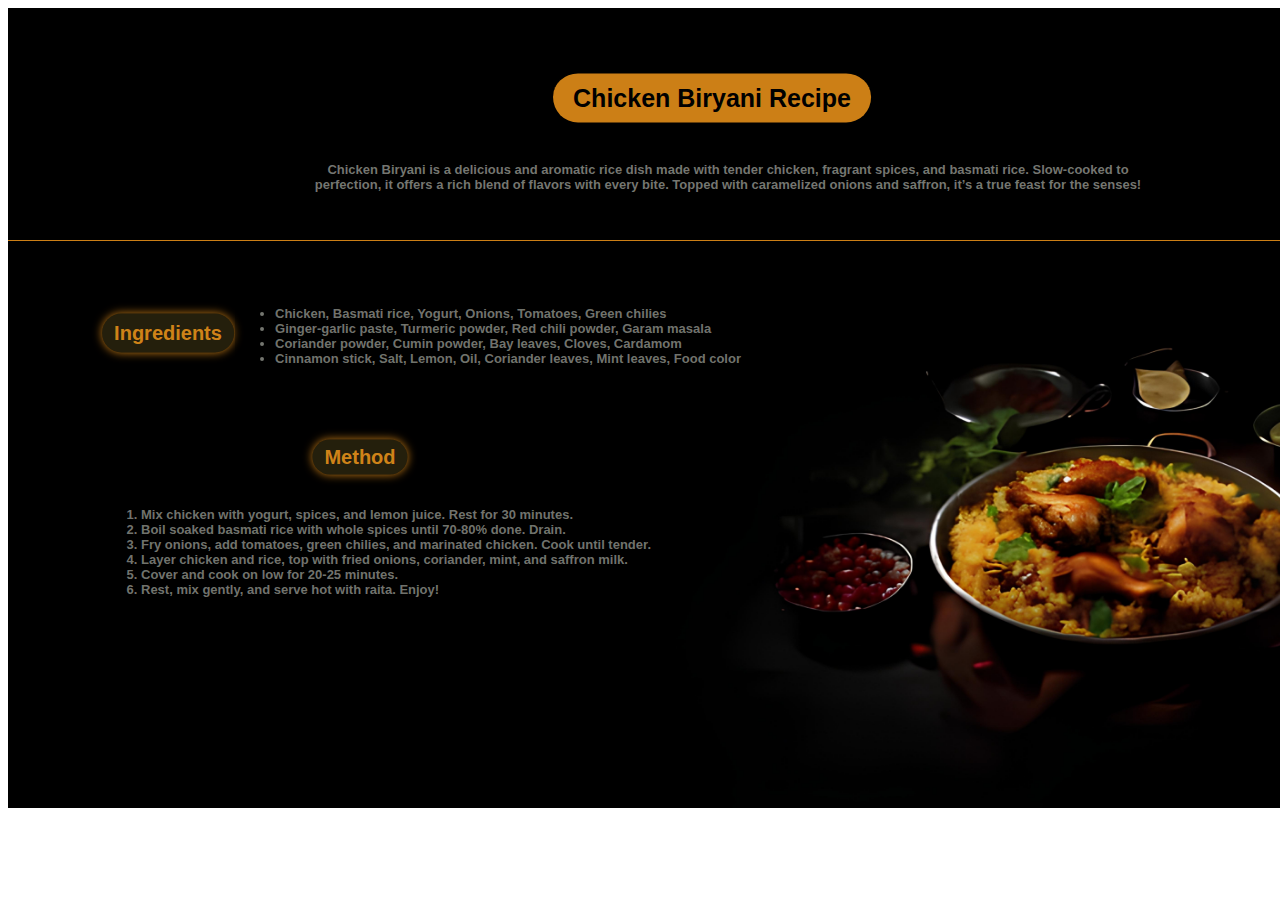
<file: Web Dev 1/Chapter 1/index.html>
<!DOCTYPE html>
<html lang="en">
<head>
    <meta charset="UTF-8">
    <meta name="viewport" content="width=device-width, initial-scale=1.0">
    <title>Chicken Biryani</title>
    <link rel="stylesheet" href="style.css">
</head>
<body>

    <div class="container">
        <img src="112.jpg" alt="Chicken Biryani">
        <h1 class="text-overlay">Chicken Biryani Recipe</h1>
        <p class="text-overlay1">Chicken Biryani is a delicious and aromatic rice dish made with tender chicken, fragrant spices, and basmati rice. Slow-cooked to perfection, it offers a rich blend of flavors with every bite. Topped with caramelized onions and saffron, it’s a true feast for the senses!</p>
        <div class="horizontal-line"></div>
        <h2 class="text-overlay2">Ingredients</h2>
        <div class="text-overlay3">
            <ul>
            <li>Chicken, Basmati rice, Yogurt, Onions, Tomatoes, Green chilies</li> 
            <li>Ginger-garlic paste, Turmeric powder, Red chili powder, Garam masala</li>
            <li>Coriander powder, Cumin powder, Bay leaves, Cloves, Cardamom</li>
            <li>Cinnamon stick, Salt, Lemon, Oil, Coriander leaves, Mint leaves, Food color</li>
            </ul>
        </div>
        <h2 class="text-overlay4">Method</h2>
        <div class="text-overlay5">
            <ol>
            <li>Mix chicken with yogurt, spices, and lemon juice. Rest for 30 minutes.</li>
            <li>Boil soaked basmati rice with whole spices until 70-80% done. Drain.</li>
            <li>Fry onions, add tomatoes, green chilies, and marinated chicken. Cook until tender.</li>
            <li>Layer chicken and rice, top with fried onions, coriander, mint, and saffron milk.</li>
            <li>Cover and cook on low for 20-25 minutes.</li>
            <li>Rest, mix gently, and serve hot with raita. Enjoy!</li>
            </ol>
        </div>
        </div>
</body>
</html>
</file>
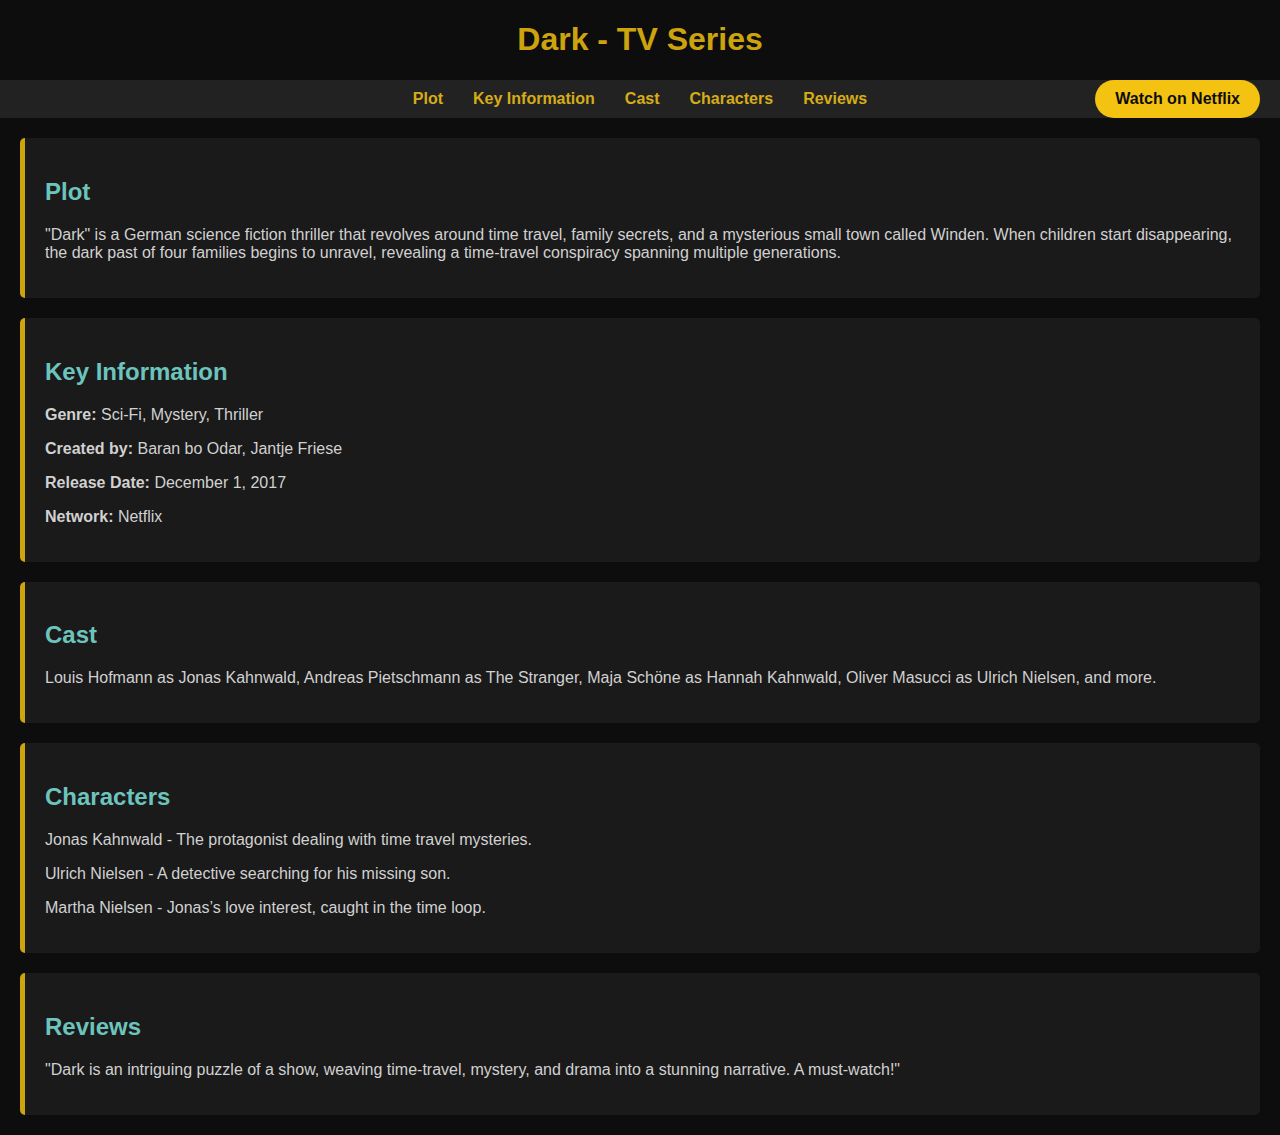
<file: Web Dev 1/Chapter 2/index.html>
<!DOCTYPE html>
<html lang="en">
<head>
    <meta charset="UTF-8">
    <meta name="viewport" content="width=device-width, initial-scale=1.0">
    <title>Dark - TV Series</title>
    <link rel="stylesheet" href="style.css">
</head>
<body>

    <!-- Main Content -->
    <header>
        <h1>Dark - TV Series</h1>
    </header>

    <!-- Navigation Bar -->
    <nav>
        <ul>
            <li><a href="Pages/plot.html">Plot</a></li>
            <li><a href="Pages/info.html">Key Information</a></li>
            <li><a href="Pages/cast.html">Cast</a></li>
            <li><a href="Pages/characters.html">Characters</a></li>
            <li><a href="Pages/reviews.html">Reviews</a></li>
        </ul>
        <div class="button-container">
            <a href="https://www.netflix.com/title/80100172" target="_blank" class="button">Watch on Netflix</a>
        </div>
    </nav>
    
    <!-- Plot Description -->
    <section id="plot">
        <h2>Plot</h2>
        <p>"Dark" is a German science fiction thriller that revolves around time travel, family secrets, and a mysterious small town called Winden. When children start disappearing, the dark past of four families begins to unravel, revealing a time-travel conspiracy spanning multiple generations.</p>
    </section>
    <!-- Key information -->
    <section id="info">
        <h2>Key Information</h2>
        <p><strong>Genre:</strong> Sci-Fi, Mystery, Thriller</p>
        <p><strong>Created by:</strong> Baran bo Odar, Jantje Friese</p>
        <p><strong>Release Date:</strong> December 1, 2017</p>
        <p><strong>Network:</strong> Netflix</p>
    </section>
    <!-- Cast -->
    <section id="cast">
        <h2>Cast</h2>
        <p>Louis Hofmann as Jonas Kahnwald, Andreas Pietschmann as The Stranger, Maja Schöne as Hannah Kahnwald, Oliver Masucci as Ulrich Nielsen, and more.</p>
    </section>
    <!-- Characters Description -->
    <section id="characters">
        <h2>Characters</h2>
        <p>Jonas Kahnwald - The protagonist dealing with time travel mysteries.</p>
        <p>Ulrich Nielsen - A detective searching for his missing son.</p>
        <p>Martha Nielsen - Jonas’s love interest, caught in the time loop.</p>
    </section>
    <!-- Reviews -->
    <section id="reviews">
        <h2>Reviews</h2>
        <p>"Dark is an intriguing puzzle of a show, weaving time-travel, mystery, and drama into a stunning narrative. A must-watch!"</p>
    </section>

</body>
</html>
</file>
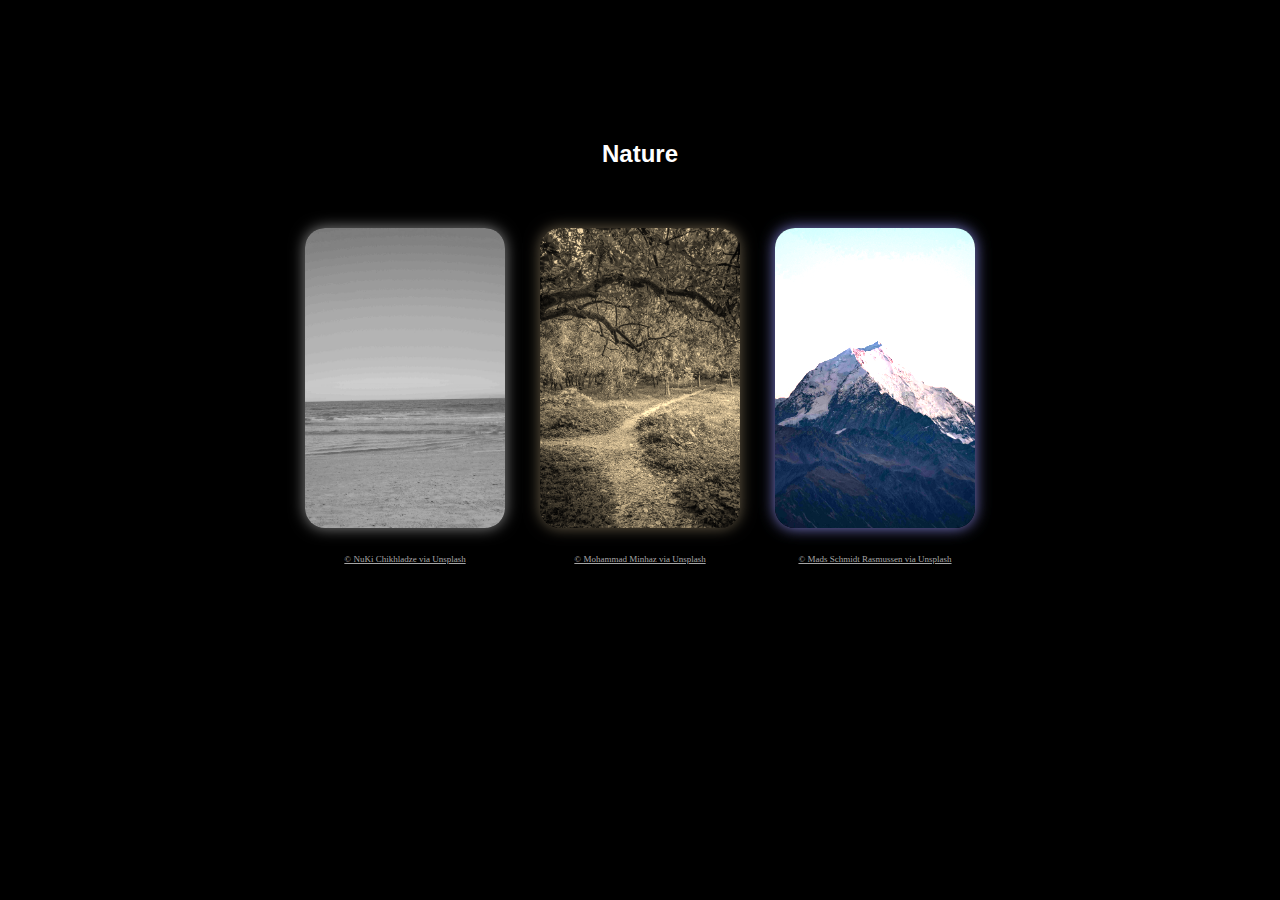
<file: Web Dev 1/Chapter 3/index.html>
<!DOCTYPE html>
<html lang="en">
<head>
    <meta charset="UTF-8">
    <meta name="viewport" content="width=device-width, initial-scale=1.0">
    <title>Document</title>
    <link rel="stylesheet" href="style.css"> <!-- Links CSS -->
</head>
<body> 
    <h2>Nature</h2> <!-- H2 Heading -->

    <!-- Beach Image -->
    <div class="row">

        <div class="column1"><!-- NuKi Chikhladze : Unsplash -->
            <img src="beach1.jpg" alt="Tropical beach with clear blue water" title="A serene tropical beach" width="300px" height="400px">
             <div class="link1">
                <a href="https://unsplash.com/photos/a-person-on-a-beach-with-a-surfboard-DRKNLAwOxuY"> &copy;  NuKi Chikhladze via Unsplash </a>
             </div>
        </div>
    <!-- Forest Image -->
        <div class="column2"><!--Mohammad Minhaz : Unsplash-->
            <img src="forest1.jpg" alt="Forest path with green trees" title="A peaceful forest path" width="300px" height="400px">
            <div class="link2">
                <a href="https://unsplash.com/photos/a-path-in-the-middle-of-a-lush-green-forest-kGE_o5wguYw"> &copy;  Mohammad Minhaz via Unsplash</a>
            </div>
            
        </div>
    <!-- Mountain Image -->
        <div class="column3"><!--Mads Schmidt Rasmussen : Unsplash -->
            <img src="mountain1.jpg" alt="Snow-capped mountain at sunset" title="A majestic mountain peak" width="300px" height="400px">
            <div class="link3">
                <a href="https://unsplash.com/photos/ice-capped-mountain-at-daytime-xfngap_DToE"> &copy;   Mads Schmidt Rasmussen via Unsplash</a>
            </div>
        </div>
    </div>
</body>
</html>
</file>
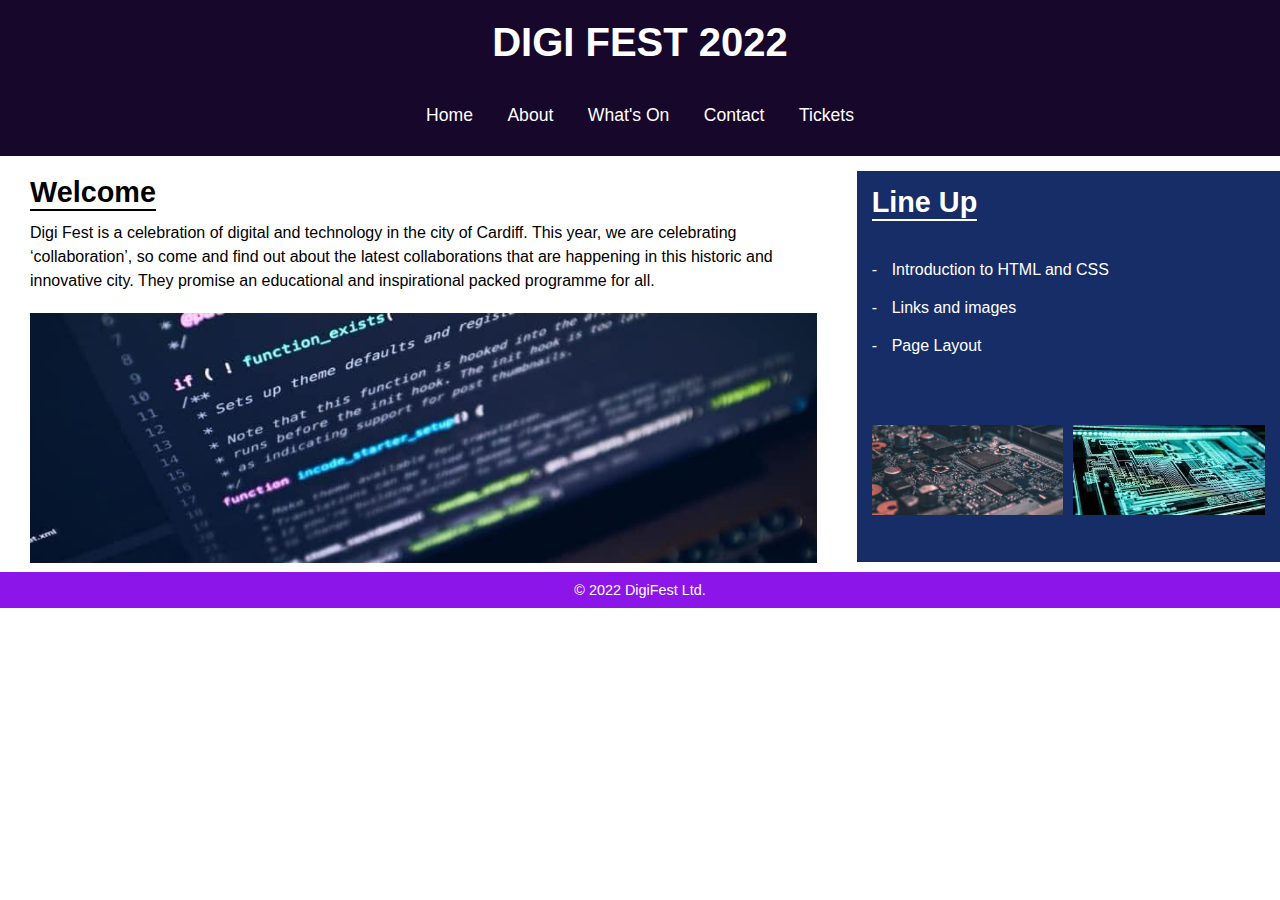
<file: Web Dev 1/Chapter 4/index.html>
<!DOCTYPE html>
<html lang="en">
<head>
    <meta charset="UTF-8">
    <meta name="viewport" content="width=device-width, initial-scale=1.0">
    <title>Digi Fest 2022</title>
    <link rel="stylesheet" href="style.css">
</head>
<body>
    <!-- Digi Fest Header -->
    <header>
        <h1>DIGI FEST 2022</h1>
    
    <!-- Nav Bar -->
        <nav>
            <ul>
                <li><a href="#">Home</a></li>
                <li><a href="#">About</a></li>
                <li><a href="#">What's On</a></li>
                <li><a href="#">Contact</a></li>
                <li><a href="#">Tickets</a></li>
            </ul>
        </nav>
    </header>

    <main>
    <!-- Section Heading, Description and Image -->
        <section class="welcome">
            <h2>Welcome</h2>
            <p>Digi Fest is a celebration of digital and technology in the city of Cardiff. This year, we are celebrating ‘collaboration’, so come and find out about the latest collaborations that are happening in this historic and innovative city. They promise an educational and inspirational packed programme for all.</p>
            <img src="trf.jpeg" alt="Welcome Image" class="welcome-image">
        </section>
    <!-- Aside Heading, List and Image -->
        <aside class="line-up">
            <h2>Line Up</h2>
            <ul>
                <li>Introduction to HTML and CSS</li>
                <li>Links and images</li>
                <li>Page Layout</li>
            </ul>
            <div class="image-gallery">
                <img src="mthrbd.jpeg" alt="Line Up Image 1" class="lineup-image">
                <img src="nnn.jpeg" alt="Line Up Image 2" class="lineup-image">
            </div>
        </aside>
    </main>
    <!-- Footer -->
    <footer>
        <p>© 2022 DigiFest Ltd.</p>
    </footer>
</body>
</html>
</file>
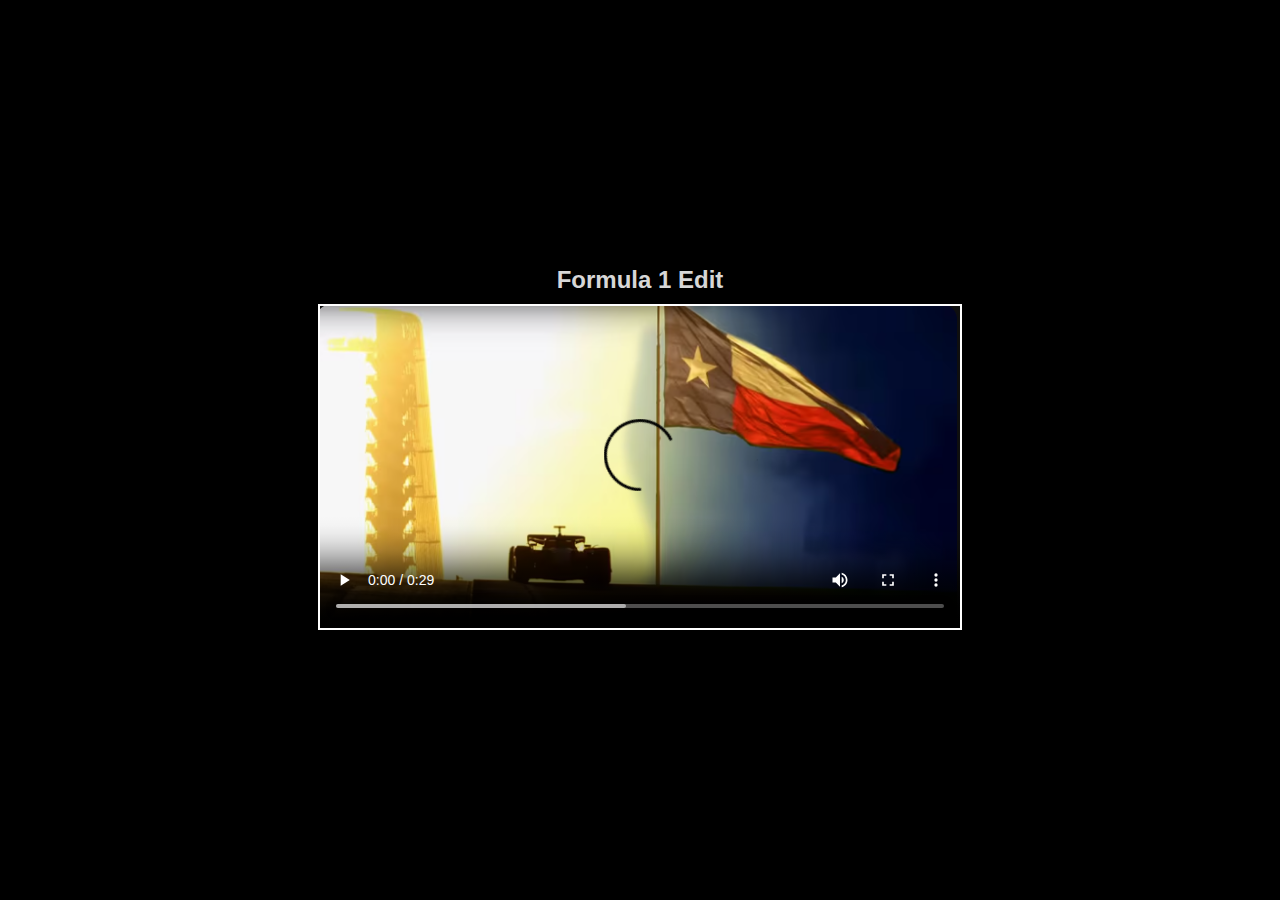
<file: Web Dev 1/Chapter 5/index.html>
<!DOCTYPE html>
<html>
<head>
    <title>Centered Video</title>
    <link rel="stylesheet" href="style.css"> <!-- Links CSS -->
</head>
<body>
    <div class="video-container">
        <div class="video-wrapper">
            <h1 class="video-title">Formula 1 Edit</h1>
            <video loop poster="F1 Poster.png" controls> <!-- Poster for Video -->
                <source src="F1 Edit.mp4" type="video/mp4"> <!-- MP4 Video -->
            </video>
        </div>
    </div>
</body>
</html>
</file>
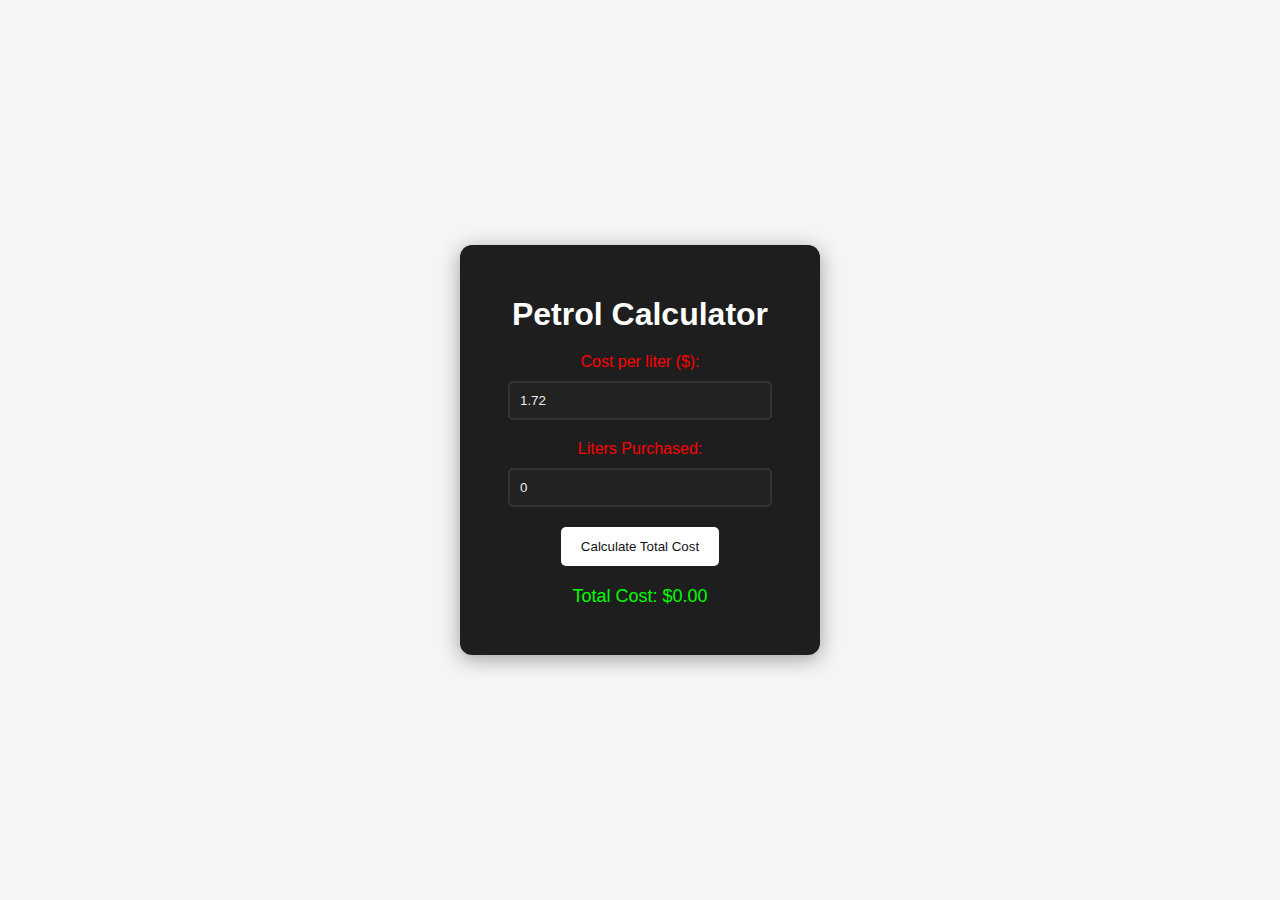
<file: Web Dev 1/Chapter 6/index.html>
<!DOCTYPE html>
<html lang="en">
<head>
    <meta charset="UTF-8">
    <meta name="viewport" content="width=device-width, initial-scale=1.0">
    <meta http-equiv="X-UA-Compatible" content="ie=edge">
    <title>Petrol Calculator</title>
    <link rel="stylesheet" href="style.css"> <!-- Links CSS -->
</head>
<body>

    <div class="calculator">
        <h1>Petrol Calculator</h1>

        <!-- Input for Cost Per Liter -->
        <label for="costPerLiter">Cost per liter ($):</label>
        <input type="number" id="costPerLiter" value="1.72" step="0.01" min="0">

        <!-- Input for Liters Purschased -->
        <label for="liters">Liters Purchased:</label>
        <input type="number" id="liters" value="0" step="1" min="0">

        <!-- Button for Petrol Calculation -->
        <button id="calculateBtn">Calculate Total Cost</button>

        <!-- Displays Total ost -->
        <p id="totalCost">Total Cost: $0.00</p>
    </div>

    <!-- Javascript Linked -->
    <script src="script.js"></script>

</body>
</html>
</file>
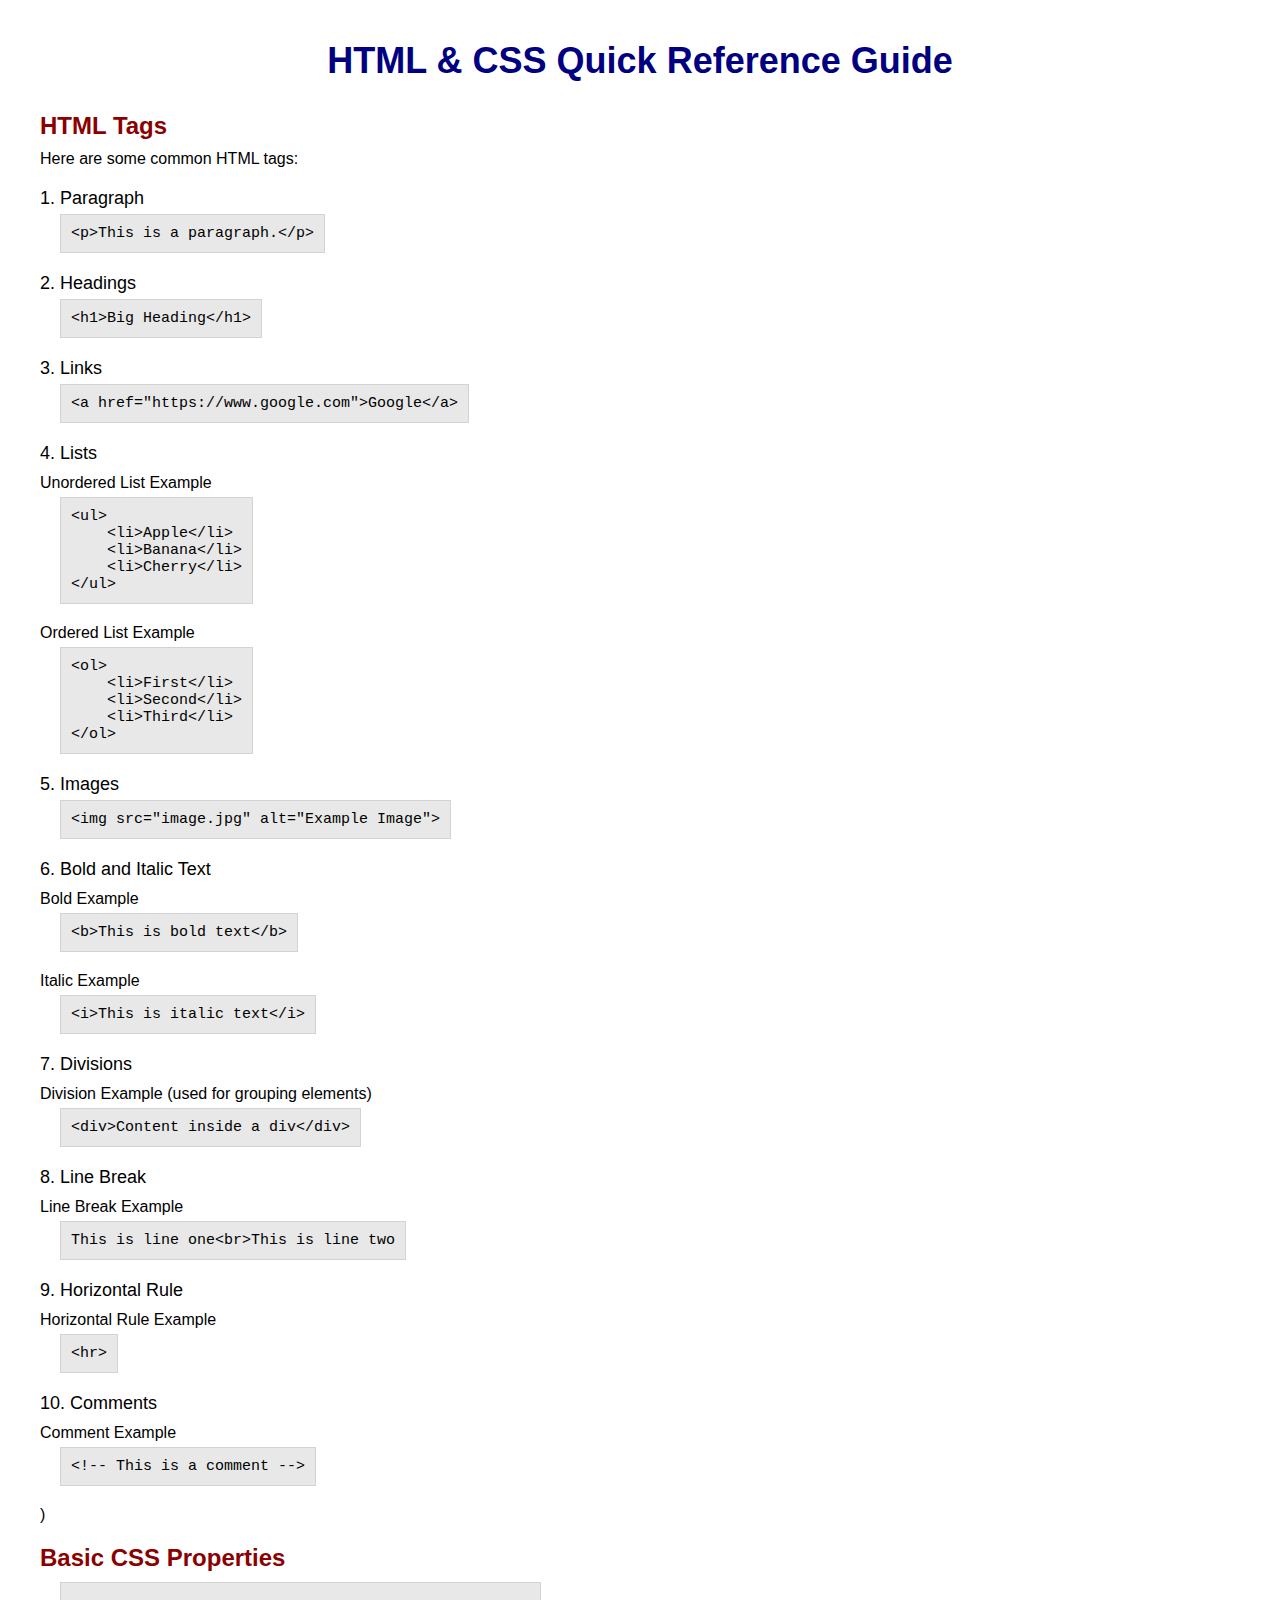
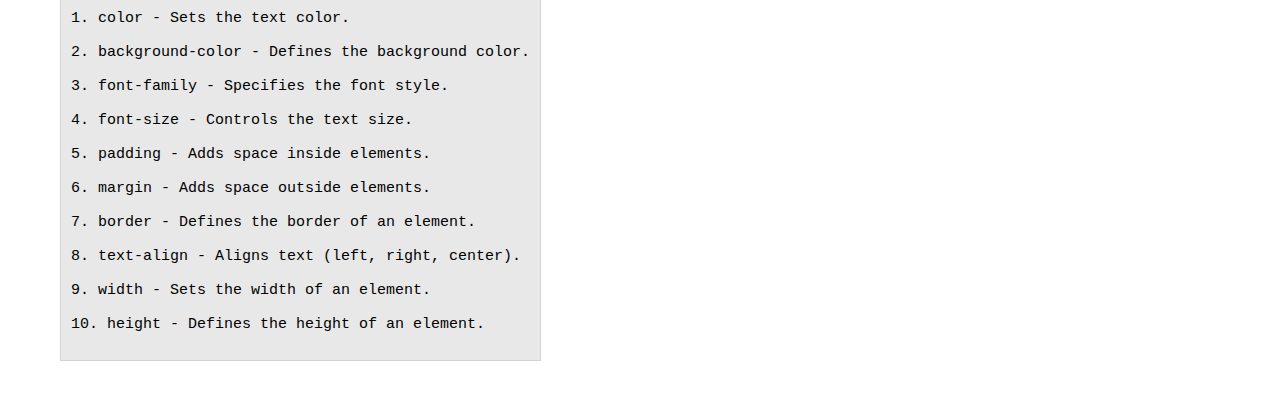
<file: Web Dev 1/Chapter 1/guide.html>
<!DOCTYPE html>
<html lang="en">
<head>
    <meta charset="UTF-8">
    <meta name="viewport" content="width=device-width, initial-scale=1.0">
    <title>HTML & CSS Quick Reference Guide</title>
    <link rel="stylesheet" href="style1.css"> <!-- Links CSS  -->
</head>
<body>
    <h1>HTML & CSS Quick Reference Guide</h1> <!-- HTML Property 3: h1 tag -->

    <h2>HTML Tags</h2> <!-- HTML Property 4: h2 tag -->

    <p>Here are some common HTML tags:</p> <!-- HTML Property 5: p tag -->

    <h3>1. Paragraph</h3> <!-- HTML Property 6: h3 tag -->
    <pre><code>&lt;p&gt;This is a paragraph.&lt;/p&gt;</code></pre> <!-- HTML Property 7: pre tag, HTML Property 8: code tag -->

    <h3>2. Headings</h3>
    <pre><code>&lt;h1&gt;Big Heading&lt;/h1&gt;</code></pre>

    <h3>3. Links</h3>
    <pre><code>&lt;a href="https://www.google.com"&gt;Google&lt;/a&gt;</code></pre> <!-- HTML Property 9: a tag -->

    <h3>4. Lists</h3>
    <p>Unordered List Example</p>
    <pre><code>&lt;ul&gt;
    &lt;li&gt;Apple&lt;/li&gt;
    &lt;li&gt;Banana&lt;/li&gt;
    &lt;li&gt;Cherry&lt;/li&gt;
&lt;/ul&gt;</code></pre> <!-- HTML Property 10: ul tag -->

    <p>Ordered List Example</p>
    <pre><code>&lt;ol&gt;
    &lt;li&gt;First&lt;/li&gt;
    &lt;li&gt;Second&lt;/li&gt;
    &lt;li&gt;Third&lt;/li&gt;
&lt;/ol&gt;</code></pre>

    <!-- Adding new sections to include more HTML properties -->
    <h3>5. Images</h3>
    <pre><code>&lt;img src="image.jpg" alt="Example Image"&gt;</code></pre> <!-- HTML Property 12: img tag, HTML Property 13: src attribute, HTML Property 14: alt attribute -->

    <h3>6. Bold and Italic Text</h3>
    <p>Bold Example</p>
    <pre><code>&lt;b&gt;This is bold text&lt;/b&gt;</code></pre> <!-- HTML Property 15: b tag -->
    <p>Italic Example</p>
    <pre><code>&lt;i&gt;This is italic text&lt;/i&gt;</code></pre> <!-- HTML Property 16: i tag -->

    <h3>7. Divisions</h3>
    <p>Division Example <span>(used for grouping elements)</span></p> <!-- HTML Property 17: span tag -->
    <pre><code>&lt;div&gt;Content inside a div&lt;/div&gt;</code></pre> <!-- HTML Property 18: div tag -->

    <h3>8. Line Break</h3>
    <p>Line Break Example</p>
    <pre><code>This is line one&lt;br&gt;This is line two</code></pre>

    <h3>9. Horizontal Rule</h3>
    <p>Horizontal Rule Example</p>
    <pre><code>&lt;hr&gt;</code></pre> <!-- HTML Property 19: hr tag -->

    <h3>10. Comments</h3>
    <p>Comment Example</p>
    <pre><code>&lt;!-- This is a comment --&gt;</code></pre> <!-- HTML Property 20: comment (<!-- -->)

    <h2>Basic CSS Properties</h2>
    <pre><code>
1. color - Sets the text color.

2. background-color - Defines the background color.

3. font-family - Specifies the font style.

4. font-size - Controls the text size.

5. padding - Adds space inside elements.

6. margin - Adds space outside elements.

7. border - Defines the border of an element.

8. text-align - Aligns text (left, right, center).

9. width - Sets the width of an element.

10. height - Defines the height of an element.
    </code></pre>
</body>
</html>
</file>
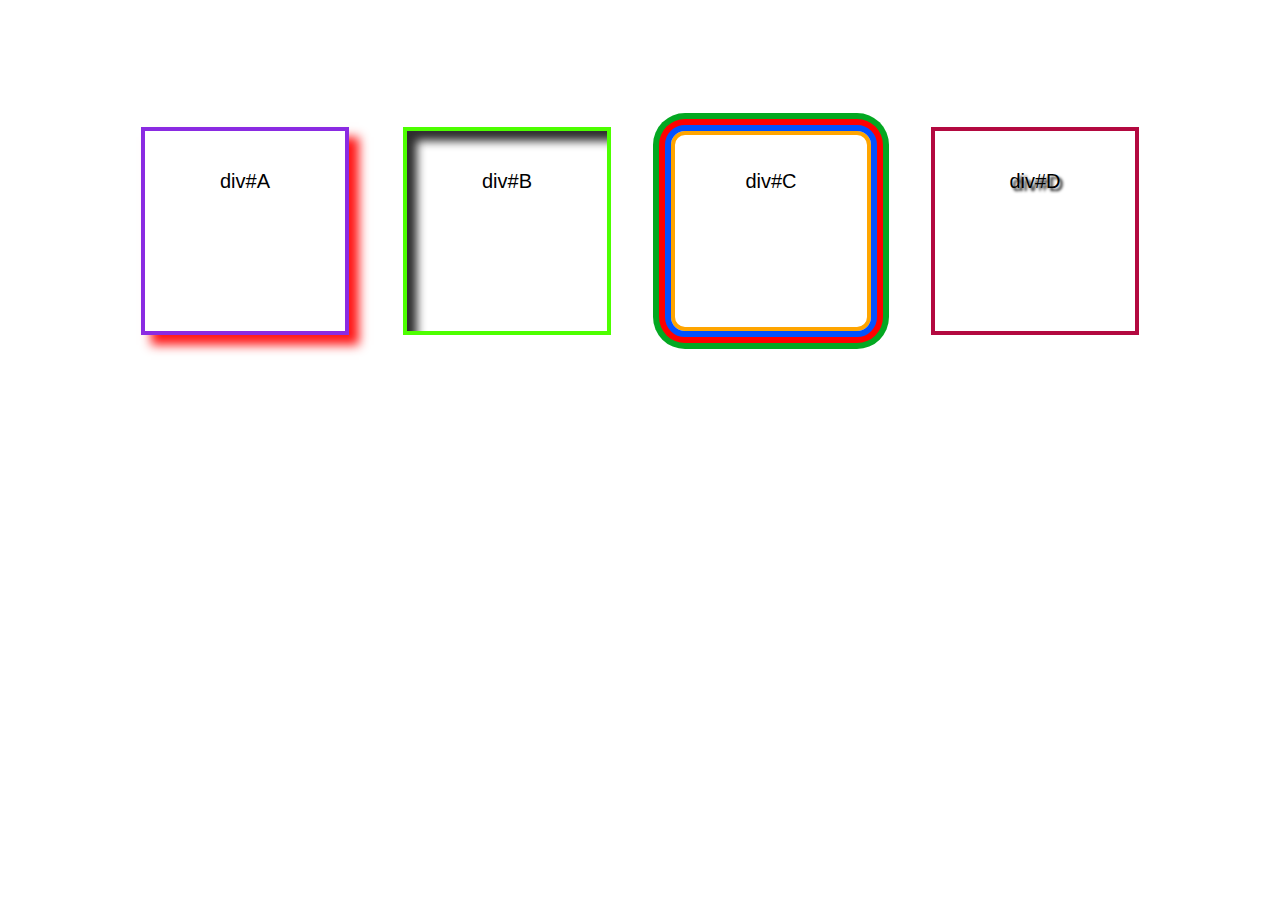
<file: Web Dev 1/Chapter 3/bonus.html>
<!DOCTYPE html>
<html lang="en">
  <head>
    <meta charset="UTF-8">
    <meta http-equiv="X-UA-Compatible" content="IE=edge">
    <meta name="viewport" content="width=device-width, initial-scale=1.0">
    <link rel="stylesheet" href="bonus.css" type="text/css">
    <title>Styling those divs</title>
  </head>
  <body>
    <div id="A">div#A</div>
    <div id="B">div#B</div>
    <div id="C">div#C</div>
    <div id="D">div#D</div>
  </body>
</html>
</file>
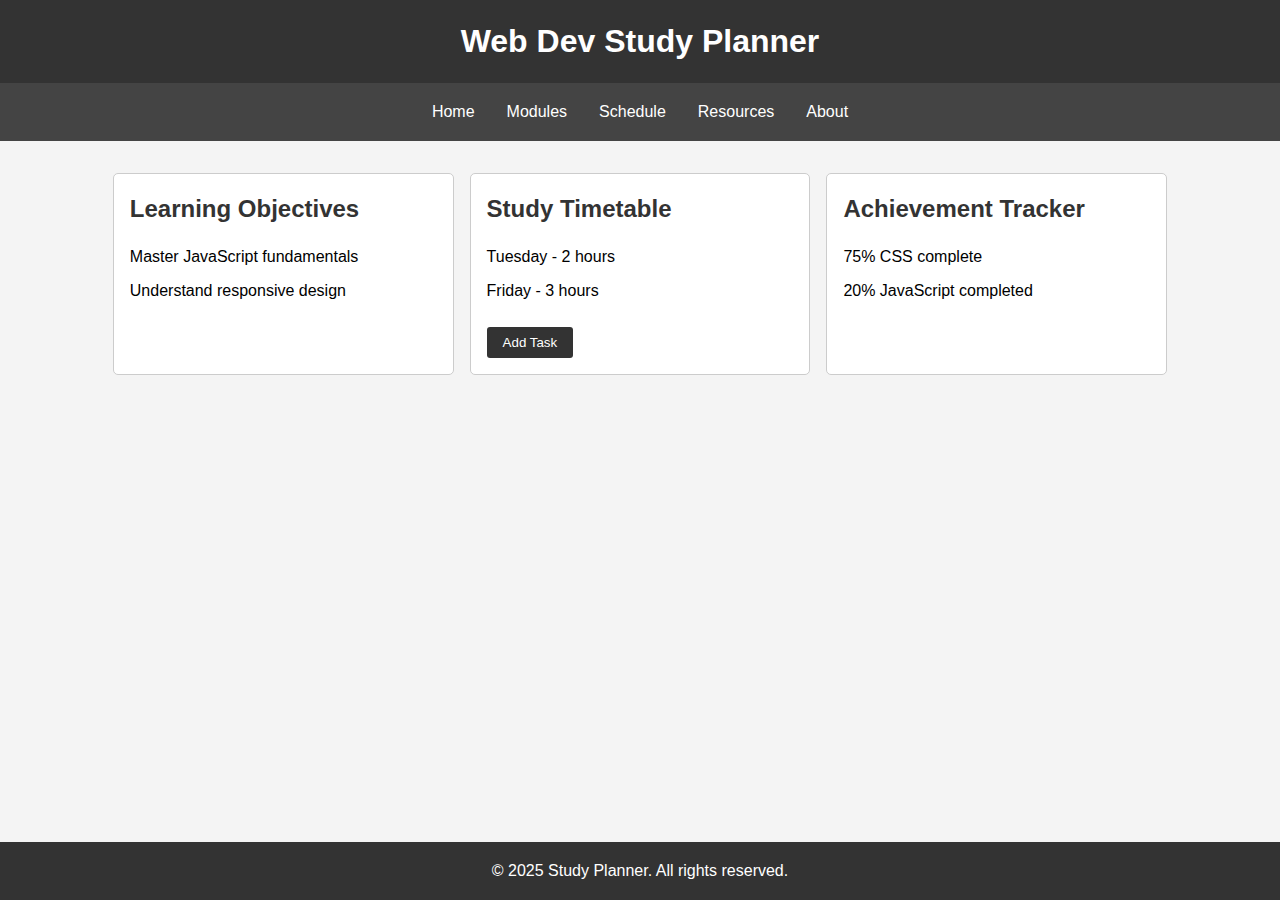
<file: Web Dev 1/Chapter 4/bonus.html>
<!DOCTYPE html>
<html lang="en">
<head>
    <meta charset="UTF-8">
    <meta name="viewport" content="width=device-width, initial-scale=1.0">
    <title>Study Planner</title>
    <link rel="stylesheet" href="bonus.css">
</head>
<body>
    <header>
        <h1>Web Dev Study Planner</h1>
    </header>

    <nav>
        <ul>
            <li><a href="#">Home</a></li>
            <li><a href="#">Modules</a></li>
            <li><a href="#">Schedule</a></li>
            <li><a href="#">Resources</a></li>
            <li><a href="#">About</a></li>
        </ul>
    </nav>

    <main>
        <section class="column">
            <h2>Learning Objectives</h2>
            <ul>
                <li>Master JavaScript fundamentals</li>
                <li>Understand responsive design</li>
            </ul>
        </section>

        <section class="column">
            <h2>Study Timetable</h2>
            <ul>
                <li>Tuesday - 2 hours</li>
                <li>Friday - 3 hours</li>
            </ul>
            <button>Add Task</button>
        </section>

        <section class="column">
            <h2>Achievement Tracker</h2>
            <ul>
                <li>75% CSS complete</li>
                <li>20% JavaScript completed</li>
            </ul>
        </section>
    </main>

    <footer>
        <p>© 2025 Study Planner. All rights reserved.</p>
    </footer>
</body>
</html>
</file>
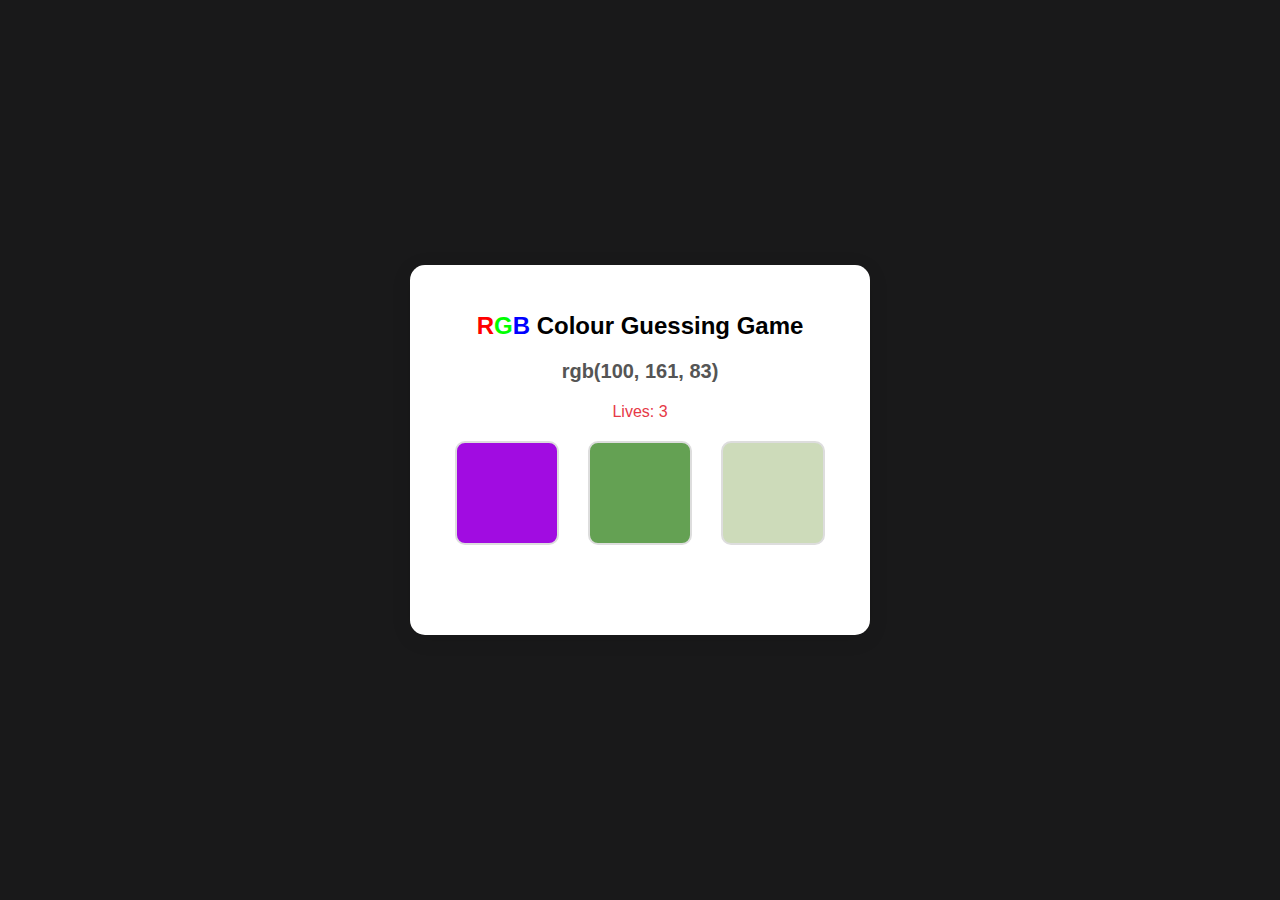
<file: Web Dev 1/Chapter 6/bonus.html>
<!DOCTYPE html>
<html lang="en">
<head>
    <meta charset="UTF-8">
    <meta name="viewport" content="width=device-width, initial-scale=1.0">
    <title>RGB Colour Guessing Game</title>
    <!-- Link to the external CSS file -->
    <link rel="stylesheet" href="bonus.css">
</head>
<body>
    <!-- Game container -->
    <div class="game-container">
        <h1>
            <!-- Color "R" in red, "G" in green, "B" in blue, and the rest in black -->
            <span style="color: #ff0000;">R</span><span style="color: #00ff00;">G</span><span style="color: #0000ff;">B</span>
            <span style="color: #000000;"> Colour Guessing Game</span>
        </h1>
        <!-- Display the RGB value to guess -->
        <div id="rgb-value"></div>
        <!-- Display remaining lives -->
        <div id="lives">Lives: 3</div>
        <!-- Container for color options -->
        <div class="color-options" id="color-options">
            <div class="color-box" id="option1" onclick="checkGuess(0)"></div>
            <div class="color-box" id="option2" onclick="checkGuess(1)"></div>
            <div class="color-box" id="option3" onclick="checkGuess(2)"></div>
        </div>
        <!-- Feedback message for correct/incorrect guesses -->
        <div id="feedback"></div>
        <!-- Final score display -->
        <div id="score"></div>
        <!-- Replay button (hidden until game over) -->
        <button id="replay-btn" onclick="startGame()">Play Again</button>
    </div>

    <!-- Link to the external JavaScript file -->
    <script src="bonus.js"></script>
</body>
</html>
</file>
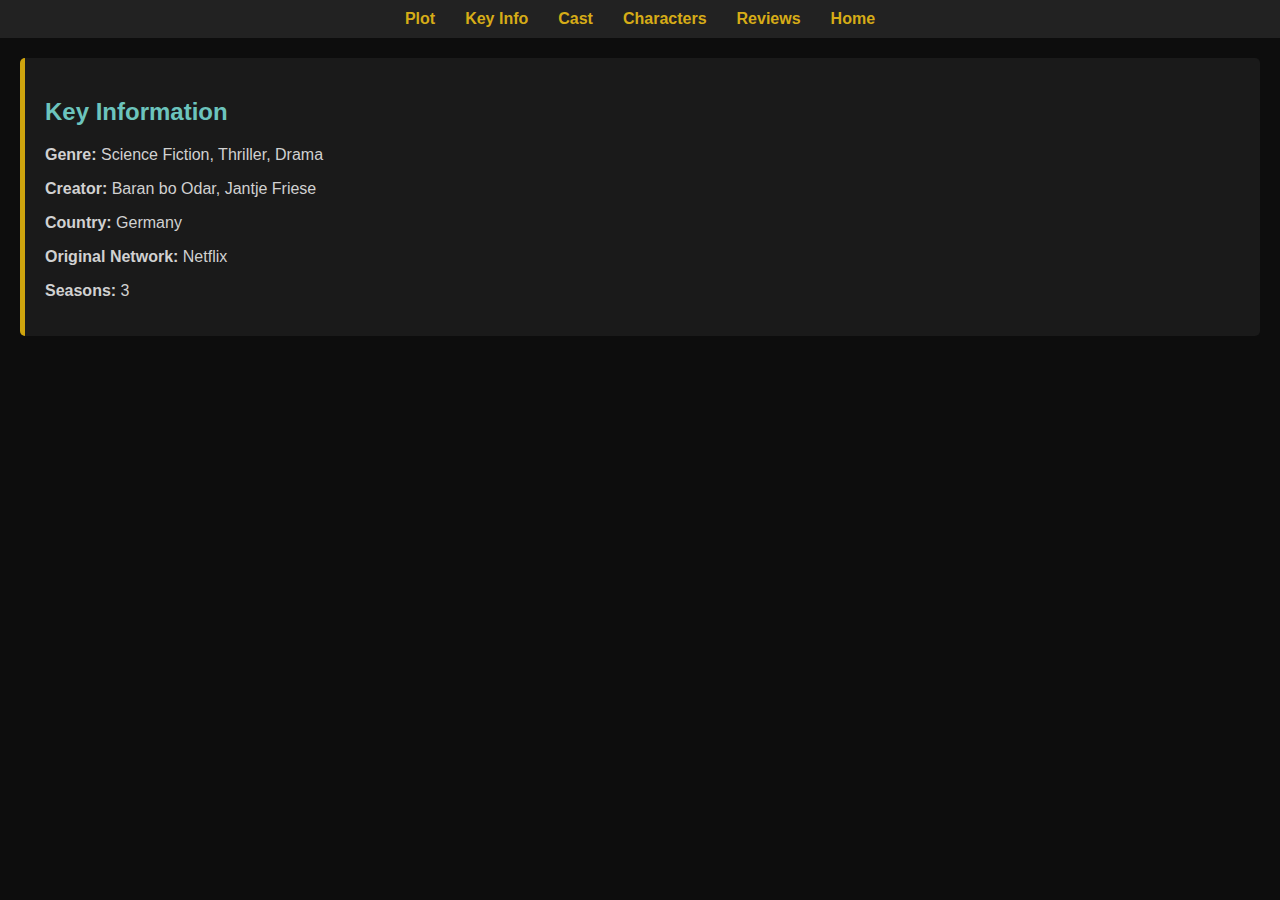
<file: Web Dev 1/Chapter 2/Pages/info.html>
<!DOCTYPE html>
<html lang="en">
<head>
    <meta charset="UTF-8">
    <meta name="viewport" content="width=device-width, initial-scale=1.0">
    <title>Key Info - Dark</title>
    <link rel="stylesheet" href="../style.css">

</head>
<body>

    <!-- Navigation Bar -->
    <nav>
        <ul>
            <li><a href="plot.html">Plot</a></li>
            <li><a href="info.html">Key Info</a></li>
            <li><a href="cast.html">Cast</a></li>
            <li><a href="characters.html">Characters</a></li>
            <li><a href="reviews.html">Reviews</a></li>
            <li><a href="../index.html">Home</a></li>

        </ul>
    </nav>

    <!-- Key Info Section -->
    <section>
        <h2>Key Information</h2>
        <p><strong>Genre:</strong> Science Fiction, Thriller, Drama</p>
        <p><strong>Creator:</strong> Baran bo Odar, Jantje Friese</p>
        <p><strong>Country:</strong> Germany</p>
        <p><strong>Original Network:</strong> Netflix</p>
        <p><strong>Seasons:</strong> 3</p>
    </section>

</body>
</html>
</file>
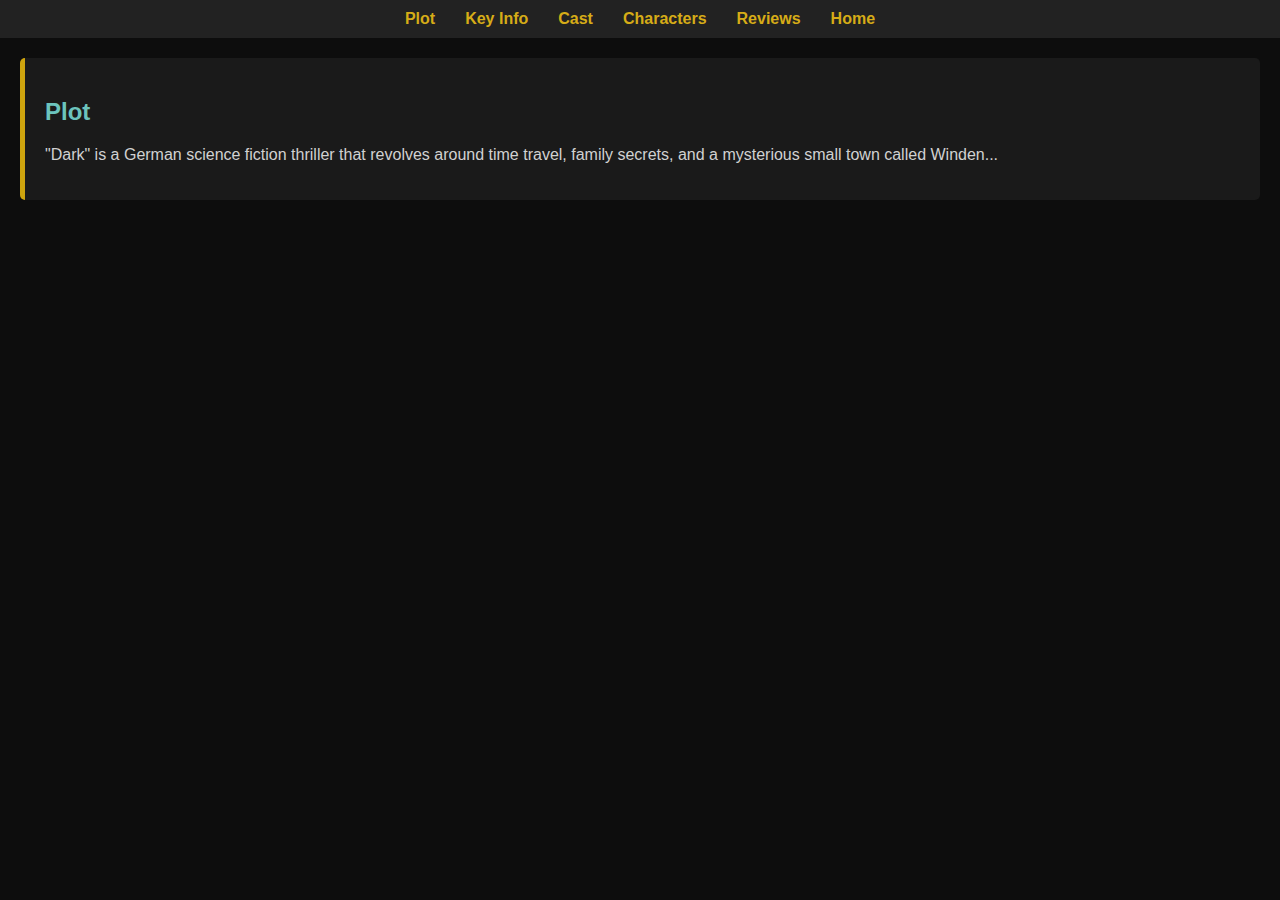
<file: Web Dev 1/Chapter 2/Pages/plot.html>
<!DOCTYPE html>
<html lang="en">
<head>
    <meta charset="UTF-8">
    <meta name="viewport" content="width=device-width, initial-scale=1.0">
    <title>Plot - Dark</title>
    <link rel="stylesheet" href="../style.css">

</head>
<body>

    <!-- Navigation Bar -->
    <nav>
        <ul>
            <li><a href="plot.html">Plot</a></li>
            <li><a href="info.html">Key Info</a></li>
            <li><a href="cast.html">Cast</a></li>
            <li><a href="characters.html">Characters</a></li>
            <li><a href="reviews.html">Reviews</a></li>
            <li><a href="../index.html">Home</a></li>
        </ul>
    </nav>

    <!-- Plot Section -->
    <section>
        <h2>Plot</h2>
        <p>"Dark" is a German science fiction thriller that revolves around time travel, family secrets, and a mysterious small town called Winden...</p>
    </section>

</body>
</html>
</file>
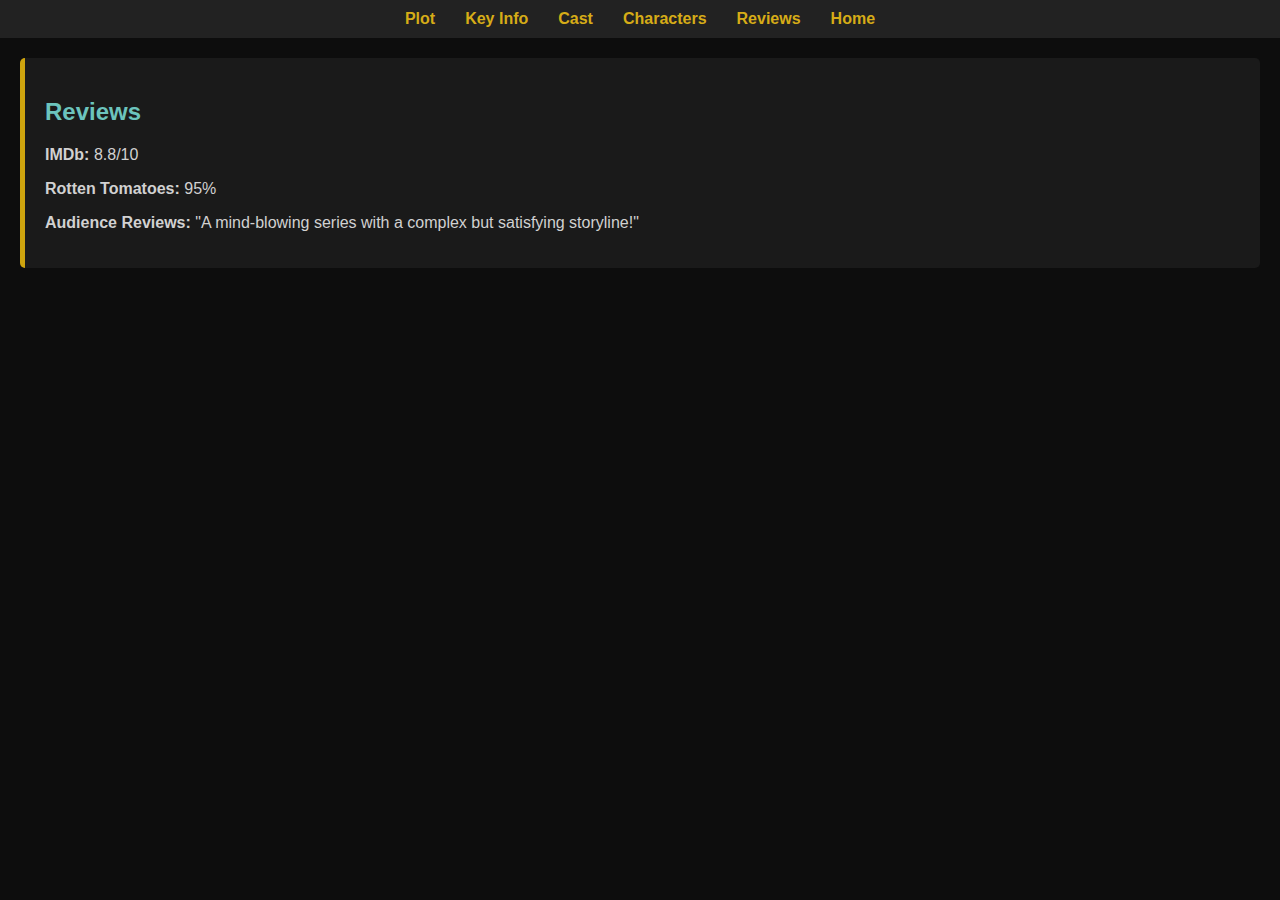
<file: Web Dev 1/Chapter 2/Pages/reviews.html>
<!DOCTYPE html>
<html lang="en">
<head>
    <meta charset="UTF-8">
    <meta name="viewport" content="width=device-width, initial-scale=1.0">
    <title>Reviews - Dark</title>
    <link rel="stylesheet" href="../style.css">

</head>
<body>

    <!-- Navigation Bar -->
    <nav>
        <ul>
            <li><a href="plot.html">Plot</a></li>
            <li><a href="info.html">Key Info</a></li>
            <li><a href="cast.html">Cast</a></li>
            <li><a href="characters.html">Characters</a></li>
            <li><a href="reviews.html">Reviews</a></li>
            <li><a href="../index.html">Home</a></li>

        </ul>
    </nav>

    <!-- Reviews Section -->
    <section>
        <h2>Reviews</h2>
        <p><strong>IMDb:</strong> 8.8/10</p>
        <p><strong>Rotten Tomatoes:</strong> 95%</p>
        <p><strong>Audience Reviews:</strong> "A mind-blowing series with a complex but satisfying storyline!"</p>
    </section>

</body>
</html>
</file>
<file: Web Dev 1/Chapter 1/style.css>
.container {
    position: relative;
    width: 1600px; 
    height: 800px; 
}
.container img {
    width: 100%;
    height: 100%;
    display: block;
}

.text-overlay {
    position: absolute;
    top: 9%;
    left: 44%;
    transform: translate(-50%, -50%);
    color: rgb(0, 0, 0);
    font-size: 25px;
    font-family: Arial, Helvetica, sans-serif;
    font-weight: bold;
    text-align: center;
    background-color: rgba(255, 159, 28, 0.8); 
    padding: 10px 20px;
    border-radius: 25px;
    border-top: 2px solid black;

}

.text-overlay1{
    position: absolute;
    top: 19.5%;
    left: 45%;
    transform: translate(-50%, -50%);
    color: rgba(139, 141, 134, 0.843);
    font-size: 13px;
    font-family: Arial, Helvetica, sans-serif;
    font-weight: bold;
    text-align: center;
    background-color: rgba(0, 0, 0, 0.5); 
    padding: 10px 10px;
    border-radius: 5px;
}

.text-overlay2 {  
    position: absolute;
    top: 38.5%;
    left: 10%;
    transform: translate(-50%, -50%);
    color: rgba(255, 159, 28, 0.8);
    font-size: 20px;
    font-family: Arial, Helvetica, sans-serif;
    font-weight: bold;
    text-align: center;
    background-color: rgba(110, 96, 38, 0.324); 
    padding: 8px 12px;
    border-radius: 25px;
    cursor: pointer; 
    transition: background-color 0.3s, color 0.3s, box-shadow 0.3s;
    box-shadow: 0 0 10px rgba(255, 159, 28, 0.8); 
}


.text-overlay3{
    position: absolute;
    top: 41%;
    left: 30%;
    transform: translate(-50%, -50%);
    color: rgba(139, 141, 134, 0.834);
    font-size: 13px;
    font-family: Arial, Helvetica, sans-serif;
    font-weight: bold;
    background-color: rgba(0, 0, 0, 0.324); 
    padding: 0px 0px;
    border-radius: 0px;
}

.text-overlay4{
    position: absolute;
    top: 54%;
    left: 22%;
    transform: translate(-50%, -50%);
    color: rgba(255, 159, 28, 0.8);
    font-size: 20px;
    font-family: Arial, Helvetica, sans-serif;
    font-weight: bold;
    text-align: center;
    background-color: rgba(110, 96, 38, 0.324); 
    padding: 6px 12px;
    border-radius: 25px;
    cursor: pointer; 
    transition: background-color 0.3s, color 0.3s, box-shadow 0.3s;
    box-shadow: 0 0 10px rgba(255, 159, 28, 0.8); 
}

.text-overlay5{
    position: absolute;
    top: 68%;
    left: 23%;
    transform: translate(-50%, -50%);
    color: rgba(139, 141, 134, 0.834);
    font-size: 13px;
    font-family: Arial, Helvetica, sans-serif;
    font-weight: bold;
    text-align: left;
    background-color: rgba(0, 0, 0, 0.324); 
    padding: 0px 0px;
    border-radius: 0px;
}

.horizontal-line{
    position: absolute;
    top: 29%; 
    left: 50%;
    transform: translateX(-50%);
    width: 100%; 
    height:0.5px;
    background: rgba(255, 159, 28, 0.8); 
}
</file>
<file: Web Dev 1/Chapter 2/style.css>
body {
    font-family: Arial, sans-serif;
    margin: 0;
    padding: 0;
    background-color: #0d0d0d;
    color: #d1d1d1; 
}

nav {
    background-color: #222;
    padding: 10px 20px;
    display: flex;
    justify-content: center;
    align-items: center;
    position: relative;
}

nav ul {
    list-style-type: none;
    padding: 0;
    margin: 0;
    display: flex;
    justify-content: center;
}

nav ul li {
    margin: 0 15px;
}

nav ul li a {
    color: #d6ac17; 
    text-decoration: none;
    font-weight: bold;
    transition: color 0.3s;
}

nav ul li a:hover {
    color: #ffcc00; 
}

section {
    padding: 20px;
    margin: 20px;
    background-color: #1a1a1a; 
    border-radius: 5px;
    border-left: 5px solid #cea40e; 
}

h1 {
    text-align: center;
    color: #cea40e; 
}

h2 {
    color: #6cc4bd; 
}

.button-container {
    position: absolute;
    right: 20px;
    display: flex;
    align-items: center;
}

.button {
    display: inline-block;
    padding: 10px 20px;
    background-color: #f4c210; 
    color: #0d0d0d; 
    text-decoration: none;
    border-radius: 20px;
    font-weight: bold;
    transition: background 0.3s;
}

.button:hover {
    background-color: #d6ac02; 
}
</file>
<file: Web Dev 1/Chapter 3/style.css>
* {
    box-sizing: border-box;
}

body {
    background-color: black;
    display: flex;
    flex-direction: column;
    align-items: center; 
    margin: 0; 
    margin-top: 150px; 
}

h2 {
    text-align: center;
    color: white;
    font-family: Arial, Helvetica, sans-serif;
    margin-top: -10px;
}

.row {
    display: flex;
    justify-content: center; 
    gap: 35px; 
    margin-top: 40px;
}

.column {
    padding: 0; 
}


.column img {
    display: block; 
}

.image-wrapper {
    display: flex;
    gap: 20px; 
}


.row img {
    width: 200px; 
    height: 300px;
    object-fit: cover; 
    border-radius: 20px; 
}

.column1 img {
    box-shadow: 0 0 15px rgba(166, 137, 78, 0.981); 
    
}

.column2 img {
    box-shadow: 0 0 15px rgba(8, 224, 8, 0.6); 
    
}

.column3 img {
    box-shadow: 0 0 15px rgba(101, 102, 172, 0.842); 
   
}


a{
    color: rgba(255, 255, 255, 0.65);
}
.link1{
    color: white;
    font-size: 9px;
    text-align: center;
    margin-top: 22px;
}

.link2{
    color: white;
    font-size: 9px;
    text-align: center;
    margin-top: 22px;
}

.link3{
    color: white;
    font-size: 9px;
    text-align: center;
    margin-top: 22px;
}

.column1 img {
    box-shadow: 0 0 15px rgba(166, 137, 78, 0.981); 
    filter: grayscale(100%); 
}

.column2 img {
    box-shadow: 0 0 15px rgba(8, 224, 8, 0.6); 
    filter: sepia(100%); 
}

.column3 img {
    box-shadow: 0 0 15px rgba(101, 102, 172, 0.842); 
    filter: brightness(150%); 
}
</file>
<file: Web Dev 1/Chapter 4/style.css>
* {
    margin: 0;
    padding: 0;
    box-sizing: border-box;
}


body {
    font-family: 'Arial', sans-serif;
    font-weight: 400;
    color: #000000; 
    background-color: #ffffff; 
}


header {
    background-color: #17072b; 
    color: #ffffff; 
    text-align: center;
    padding: 20px 0;
}


header h1 {
    font-family: 'Tahoma', sans-serif;
    font-weight: 700;
    font-size: 2.5em;
}


nav {
    background-color: #17072b; 
    text-align: center;
    padding: 10px 0;
    margin-top: 30px;
}


nav ul {
    list-style: none;
}


nav ul li {
    display: inline;
    margin: 0 15px;
    margin-bottom: 30px;
}


nav ul li a {
    color: #ffffff; 
    text-decoration: none;
    font-size: 1.1em;
}


nav ul li a:hover {
    color: #8c15e9;
}


main {
    display: flex;
    justify-content: space-between;
    padding: 0;
}


.welcome {
    flex: 2; 
    margin-right: 20px;
    padding: 20px 0 20px 0; 
}


.welcome h2 {
    font-size: 1.8em;
    border-bottom: 2px solid #000000; 
    display: inline-block;
    margin-bottom: 10px;
    margin-left: 30px;

}


.welcome p {
    font-size: 1em;
    line-height: 1.5;
    margin-bottom: 20px;
    margin-left: 30px;
}


.welcome-image {
    width: 100%;
    height: 100%;
    max-height: 250px;
    object-fit: cover;
    margin-left: 30px;
    
    
}


.line-up {
    flex: 1; 
    background-color: #172d67; 
    color: #ffffff;
    padding: 15px;
    margin-left: 50px;
    margin-top: 15px;
    margin-bottom: 25px;
}


.line-up h2 {
    font-size: 1.8em;
    border-bottom: 2px solid #ffffff; 
    display: inline-block;
    margin-bottom: 15px;
}


.line-up ul {
    list-style: none;
    margin-bottom: 20px;
    margin-top: 25px;
}


.line-up ul li {
    margin-bottom: 10px;
    font-size: 1em;
    position: relative;
    padding-left: 20px;
    margin-bottom: 20px;
}


.line-up ul li::before {
    content: "-";
    position: absolute;
    left: 0;
    color: #ffffff;
}


.image-gallery {
    display: flex;
    flex-direction: row;
    gap: 10px;
}


.lineup-image {
    width: 50%; 
    height: 90px;
    object-fit: cover;
    margin-top: 50px;
}


footer {
    background-color: #8c15e9;
    color: #ffffff; 
    text-align: center;
    padding: 10px 0;
    width: 100%;
    margin-top: -15px;
}


footer p {
    font-size: 0.9em;
}
</file>
<file: Web Dev 1/Chapter 5/style.css>
body {
    margin: 0;
    padding: 0;
    background: black;
}

.video-container {
    display: flex;
    justify-content: center;
    align-items: center;
    height: 100vh;
}

.video-wrapper {
    text-align: center;
}

.video-title {
    color: rgba(255, 255, 255, 0.846);
    font-family: Arial, sans-serif;
    font-size: 24px;
    margin: 0 0 10px 0;
    text-align: center;
}

video {
    width: 640px;
    height: auto;
    max-width: 640px;
    max-height: 360px;
    object-fit: contain;
    border: 2px solid white; 
}
</file>
<file: Web Dev 1/Chapter 6/style.css>
body {
    background-color: #f5f5f5; 
    font-family: Arial, sans-serif;
    display: flex;
    justify-content: center;
    align-items: center;
    height: 100vh;
    margin: 0;
}


.calculator {
    background: #1e1e1e; 
    padding: 30px;
    border-radius: 12px;
    box-shadow: 0 4px 20px rgba(31, 29, 31, 0.4); 
    width: 300px;
    text-align: center;
}


.calculator h1 {
    margin-bottom: 20px;
    color: #ffffff; 
}


.calculator label[for="costPerLiter"],
.calculator label[for="liters"] {
    color: #ff0000; 
}


.calculator input[type="number"] {
    width: 80%; 
    padding: 10px;
    margin: 10px auto 20px; 
    display: block; 
    border: 2px solid #333;
    border-radius: 5px;
    background-color: #222;
    color: #eee;
    transition: border-color 0.3s, box-shadow 0.3s;
}


.calculator button {
    background-color: #ffffff; 
    color: #121212; 
    border: none;
    padding: 12px 20px;
    border-radius: 5px;
    cursor: pointer;
    transition: background-color 0.3s, transform 0.2s;
}


.calculator button:hover {
    background-color: #e0e0e0; 
    transform: translateY(-2px);
}


.calculator p {
    font-size: 18px;
    color: #00ff00; 
    margin-top: 20px;
}
</file>
<file: Web Dev 1/Chapter 1/style1.css>
body {
    font-family: Arial, sans-serif; 
    margin: 40px; 
    color: #000000; 
}

h1 {
    color: #000080; 
    text-align: center; 
    font-size: 36px; 
    font-weight: bold; 
    margin-bottom: 30px;
}

h2 {
    color: #8B0000; 
    font-size: 24px;
    font-weight: bold;
    margin-top: 20px;
    margin-bottom: 10px;
}

h3 {
    font-size: 18px;
    font-weight: normal;
    margin-bottom: 5px;
    margin-top: 20px;
}

p {
    font-size: 16px;
    margin-top: 10px;
    margin-bottom: 5px;
}

pre {
    background-color: #e8e8e8;
    padding: 10px;
    margin-left: 20px;
    margin-top: 5px;
    margin-bottom: 20px;
    width: fit-content;
    border: 1px solid #d3d3d3; 
}

code {
    font-family: "Courier New", monospace;
    font-size: 15px;
}
</file>
<file: Web Dev 1/Chapter 3/bonus.css>
div {
    display: inline-block;
    font-family: sans-serif;
    font-size: 20px;
    margin: 25px;
    border: 4px solid black;
    line-height: 100px;
    text-align: center;
    width: 200px;
    height: 200px;
  }
  
  body {
    margin: 100px auto;
    width: max-content;
  }
  
  div#A {
    background-color: #ffffff; 
    border: 4px solid #8a2be2;
    box-shadow: 10px 10px 10px #ff0000e8; 
  }
  
  div#B {
    background-color: #ffffff; 
    border: 4px solid #4dff00; 
    box-shadow: inset 10px 10px 10px #000000d2; 
  }
  
  div#C {
    background-color: #ffffff; 
    border: 6px solid #0051ff;
    border-radius: 20px; 
    box-shadow:
      inset 0 0 0 4px #ffa500,
      0 0 0 6px #ff0000, 
      0 0 0 12px #03a821; 
  }
  
  div#D {
    background-color: #ffffff; 
    border: 4px solid #b30940; 
    text-shadow: 3px 3px 3px #000000fb;
  }
</file>
<file: Web Dev 1/Chapter 6/bonus.css>
body {
    font-family: 'Arial', sans-serif;
    background-color: #19191a; 
    display: flex;
    justify-content: center;
    align-items: center;
    height: 100vh;
    margin: 0;
    color: #333;
}


.game-container {
    background-color: #ffffff; 
    padding: 30px;
    border-radius: 15px;
    box-shadow: 0 4px 20px rgba(0, 0, 0, 0.1); 
    text-align: center;
    width: 400px;
}


h1 {
    font-size: 24px;
    margin-bottom: 20px;
    color: #1a73e8; 
}


#rgb-value {
    font-size: 20px;
    font-weight: bold;
    margin-bottom: 20px;
    color: #555;
}


#lives {
    font-size: 16px;
    margin-bottom: 20px;
    color: #e63946; /* Red for lives */
}

/* Color options container */
.color-options {
    display: flex;
    justify-content: space-around;
    margin-bottom: 20px;
}

/* Individual color option box */
.color-box {
    width: 100px;
    height: 100px;
    border-radius: 10px;
    cursor: pointer;
    transition: transform 0.2s, box-shadow 0.2s;
    border: 2px solid #ddd;
}

/* Hover effect for color boxes */
.color-box:hover {
    transform: scale(1.05);
    box-shadow: 0 0 10px rgba(0, 0, 0, 0.2);
}

/* Feedback message */
#feedback {
    font-size: 16px;
    margin-bottom: 20px;
    height: 20px; /* Fixed height to prevent layout shift */
}

/* Score display */
#score {
    font-size: 18px;
    font-weight: bold;
    margin-bottom: 20px;
    color: #1a73e8;
}

/* Replay button */
#replay-btn {
    background-color: #1a73e8; /* Google Blue */
    color: #fff;
    border: none;
    padding: 10px 20px;
    border-radius: 5px;
    cursor: pointer;
    font-size: 16px;
    transition: background-color 0.2s;
    display: none; /* Hidden by default */
}

/* Replay button hover effect */
#replay-btn:hover {
    background-color: #1557b0; /* Darker blue on hover */
}
</file>
<file: Web Dev 1/Chapter 4/bonus.css>
/* Reset default margins and padding */
* {
    margin: 0;
    padding: 0;
    box-sizing: border-box;
}

/* Body Styling */
body {
    font-family: Arial, sans-serif;
    line-height: 1.6;
    background-color: #f4f4f4;
}

/* Header Styling */
header {
    background-color: #333;
    color: white;
    text-align: center;
    padding: 1rem;
}


nav {
    background-color: #444;
    padding: 1rem;
}

nav ul {
    list-style: none;
    display: flex;
    justify-content: center;
    gap: 2rem;
}

nav ul li a {
    color: white;
    text-decoration: none;
}

nav ul li a:hover {
    color: #ddd;
}


main {
    display: flex;
    justify-content: center; 
    padding: 2rem;
    gap: 1rem;
    max-width: 1200px; 
    margin: 0 auto; 
}


.column {
    background-color: white;
    padding: 1rem;
    width: 30%; 
    border: 1px solid #ccc;
    border-radius: 5px;
}

.column h2 {
    margin-bottom: 1rem;
    color: #333;
}

.column ul {
    list-style: none;
}

.column ul li {
    margin-bottom: 0.5rem;
}


button {
    background-color: #333;
    color: white;
    padding: 0.5rem 1rem;
    border: none;
    border-radius: 3px;
    cursor: pointer;
    margin-top: 1rem;
}

button:hover {
    background-color: #555;
}

footer {
    background-color: #333;
    color: white;
    text-align: center;
    padding: 1rem;
    position: fixed;
    bottom: 0;
    width: 100%;
}
</file>
